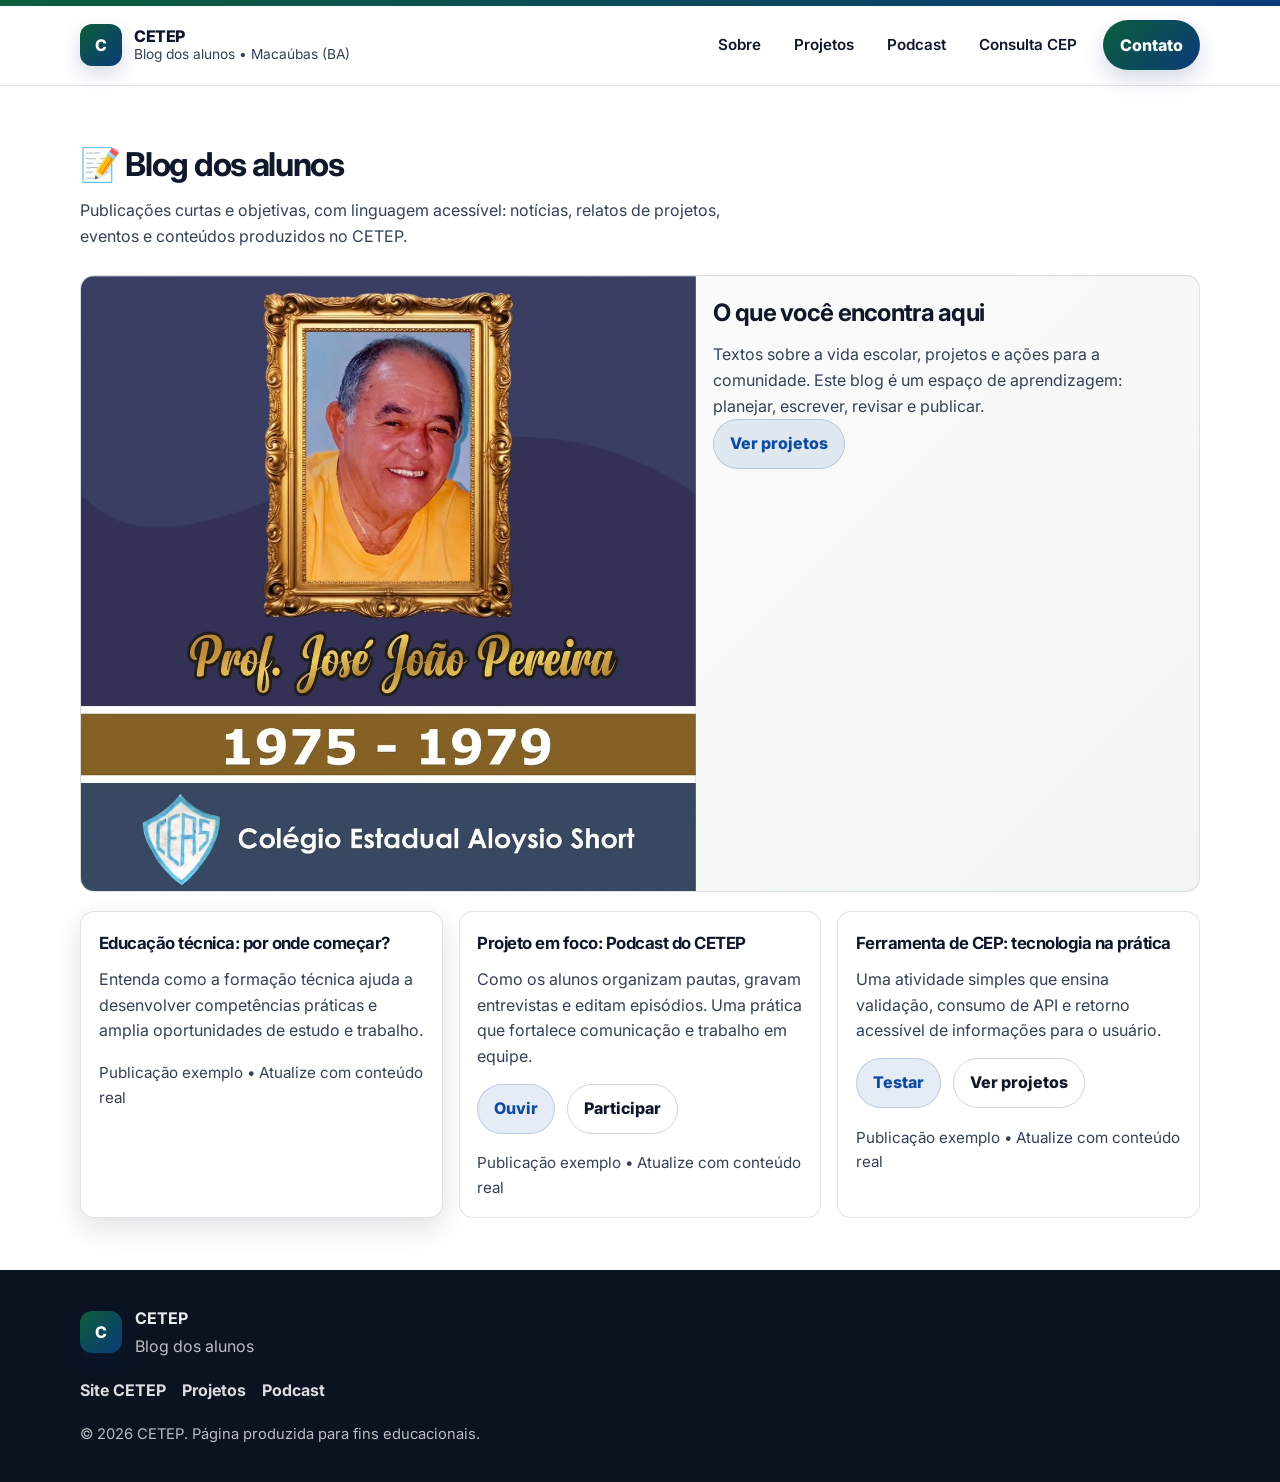
<file: blog.html>
<!doctype html>
<html lang="pt-BR">
  <head>
    <meta charset="utf-8" />
    <meta name="viewport" content="width=device-width, initial-scale=1" />
    <meta name="theme-color" content="#0b5e3b" />
    <title>Blog dos Alunos — CETEP</title>
    <meta
      name="description"
      content="Blog dos alunos do CETEP: notícias, relatos de projetos, eventos e conteúdos produzidos na escola."
    />
    <link rel="preconnect" href="https://fonts.googleapis.com" />
    <link rel="preconnect" href="https://fonts.gstatic.com" crossorigin />
    <link
      href="https://fonts.googleapis.com/css2?family=Inter:wght@400;500;600;700&display=swap"
      rel="stylesheet"
    />
    <link rel="stylesheet" href="./styles.css" />
  </head>

  <body>
    <a class="skip-link" href="#conteudo">Pular para o conteúdo</a>

    <header class="site-header" role="banner">
      <div class="topbar" aria-hidden="true"></div>
      <div class="container header-inner">
        <a class="brand" href="./index.html#inicio" aria-label="Voltar para a página inicial">
          <span class="brand-mark" aria-hidden="true">C</span>
          <span class="brand-text">
            <span class="brand-title">CETEP</span>
            <span class="brand-subtitle">Blog dos alunos • Macaúbas (BA)</span>
          </span>
        </a>

        <button
          class="nav-toggle"
          type="button"
          aria-label="Abrir menu"
          aria-controls="menu"
          aria-expanded="false"
          data-nav-toggle
        >
          <span class="nav-toggle-lines" aria-hidden="true"></span>
        </button>

        <nav class="site-nav" aria-label="Navegação principal">
          <ul class="nav-list" id="menu" data-nav-menu>
            <li><a class="nav-link" href="./index.html#sobre">Sobre</a></li>
            <li><a class="nav-link" href="./projetos.html">Projetos</a></li>
            <li><a class="nav-link" href="./podcast.html">Podcast</a></li>
            <li><a class="nav-link" href="./cep.html">Consulta CEP</a></li>
            <li class="nav-cta">
              <a class="btn btn-primary" href="./index.html#contato">Contato</a>
            </li>
          </ul>
        </nav>
      </div>
    </header>

    <main id="conteudo" class="site-main" role="main">
      <section class="section">
        <div class="container">
          <header class="section-header">
            <h1 class="section-title">📝 Blog dos alunos</h1>
            <p class="section-subtitle">
              Publicações curtas e objetivas, com linguagem acessível: notícias,
              relatos de projetos, eventos e conteúdos produzidos no CETEP.
            </p>
          </header>

          <div class="banner reveal" role="note" aria-label="Blog dos alunos">
            <div class="banner-media" aria-hidden="true">
              <img
                src="./assets/SaveClip.App_670492943_17906994072403391_1013295851804318281_n.jpg"
                alt=""
                loading="lazy"
              />
            </div>
            <div class="banner-content">
              <h2 class="banner-title">O que você encontra aqui</h2>
              <p class="banner-text">
                Textos sobre a vida escolar, projetos e ações para a comunidade.
                Este blog é um espaço de aprendizagem: planejar, escrever,
                revisar e publicar.
              </p>
              <a class="btn btn-secondary" href="./projetos.html">Ver projetos</a>
            </div>
          </div>

          <div class="grid cards-3" style="margin-top: 1.2rem">
            <article class="card card-elevated reveal">
              <h2 class="card-title">Educação técnica: por onde começar?</h2>
              <p class="card-text">
                Entenda como a formação técnica ajuda a desenvolver competências
                práticas e amplia oportunidades de estudo e trabalho.
              </p>
              <p class="footnote">Publicação exemplo • Atualize com conteúdo real</p>
            </article>

            <article class="card reveal">
              <h2 class="card-title">Projeto em foco: Podcast do CETEP</h2>
              <p class="card-text">
                Como os alunos organizam pautas, gravam entrevistas e editam
                episódios. Uma prática que fortalece comunicação e trabalho em
                equipe.
              </p>
              <div class="cta-actions">
                <a class="btn btn-secondary" href="./podcast.html">Ouvir</a>
                <a class="btn btn-ghost" href="./index.html#contato">Participar</a>
              </div>
              <p class="footnote">Publicação exemplo • Atualize com conteúdo real</p>
            </article>

            <article class="card reveal">
              <h2 class="card-title">Ferramenta de CEP: tecnologia na prática</h2>
              <p class="card-text">
                Uma atividade simples que ensina validação, consumo de API e
                retorno acessível de informações para o usuário.
              </p>
              <div class="cta-actions">
                <a class="btn btn-secondary" href="./cep.html">Testar</a>
                <a class="btn btn-ghost" href="./projetos.html">Ver projetos</a>
              </div>
              <p class="footnote">Publicação exemplo • Atualize com conteúdo real</p>
            </article>
          </div>
        </div>
      </section>
    </main>

    <footer class="site-footer" role="contentinfo">
      <div class="container footer-inner">
        <div class="footer-brand">
          <div class="brand-mark" aria-hidden="true">C</div>
          <div>
            <strong>CETEP</strong>
            <p class="muted">Blog dos alunos</p>
          </div>
        </div>
        <nav class="footer-nav" aria-label="Links do rodapé">
          <a href="./index.html#inicio">Site CETEP</a>
          <a href="./projetos.html">Projetos</a>
          <a href="./podcast.html">Podcast</a>
        </nav>
        <p class="footer-copy">
          © <span data-year></span> CETEP. Página produzida para fins educacionais.
        </p>
      </div>
    </footer>

    <button class="back-to-top" type="button" aria-label="Voltar ao topo" data-back-to-top>
      <span aria-hidden="true">↑</span>
    </button>

    <script src="./script.js" defer></script>
  </body>
</html>
</file>
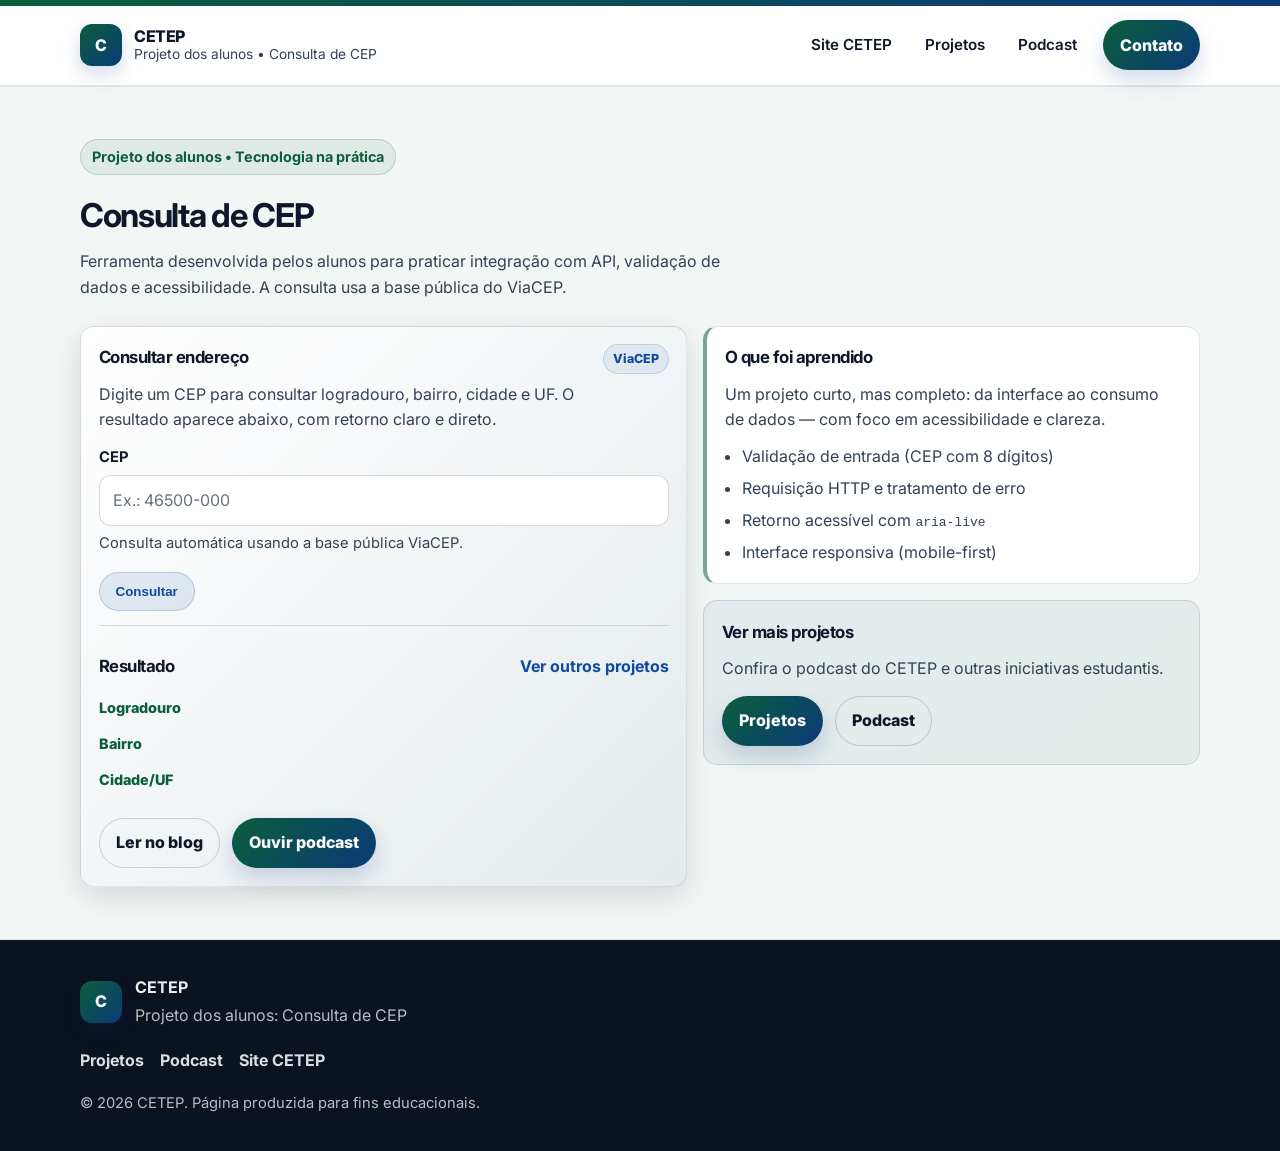
<file: cep.html>
<!doctype html>
<html lang="pt-BR">
  <head>
    <meta charset="utf-8" />
    <meta name="viewport" content="width=device-width, initial-scale=1" />
    <meta name="theme-color" content="#0b5e3b" />
    <title>Consulta de CEP — Projeto dos Alunos (CETEP)</title>
    <meta
      name="description"
      content="Ferramenta de consulta de CEP desenvolvida pelos alunos do CETEP, com integração à API ViaCEP."
    />
    <link rel="preconnect" href="https://fonts.googleapis.com" />
    <link rel="preconnect" href="https://fonts.gstatic.com" crossorigin />
    <link
      href="https://fonts.googleapis.com/css2?family=Inter:wght@400;500;600;700&display=swap"
      rel="stylesheet"
    />
    <link rel="stylesheet" href="./styles.css" />
  </head>

  <body>
    <a class="skip-link" href="#conteudo">Pular para o conteúdo</a>

    <header class="site-header" role="banner">
      <div class="topbar" aria-hidden="true"></div>
      <div class="container header-inner">
        <a class="brand" href="./projetos.html" aria-label="Voltar para Projetos dos Alunos">
          <span class="brand-mark" aria-hidden="true">C</span>
          <span class="brand-text">
            <span class="brand-title">CETEP</span>
            <span class="brand-subtitle">Projeto dos alunos • Consulta de CEP</span>
          </span>
        </a>

        <button
          class="nav-toggle"
          type="button"
          aria-label="Abrir menu"
          aria-controls="menu"
          aria-expanded="false"
          data-nav-toggle
        >
          <span class="nav-toggle-lines" aria-hidden="true"></span>
        </button>

        <nav class="site-nav" aria-label="Navegação principal">
          <ul class="nav-list" id="menu" data-nav-menu>
            <li><a class="nav-link" href="./index.html#inicio">Site CETEP</a></li>
            <li><a class="nav-link" href="./projetos.html">Projetos</a></li>
            <li><a class="nav-link" href="./podcast.html">Podcast</a></li>
            <li class="nav-cta">
              <a class="btn btn-primary" href="./index.html#contato">Contato</a>
            </li>
          </ul>
        </nav>
      </div>
    </header>

    <main id="conteudo" class="site-main" role="main">
      <section class="section section-muted">
        <div class="container">
          <header class="section-header">
            <p class="eyebrow">Projeto dos alunos • Tecnologia na prática</p>
            <h1 class="section-title">Consulta de CEP</h1>
            <p class="section-subtitle">
              Ferramenta desenvolvida pelos alunos para praticar integração com
              API, validação de dados e acessibilidade. A consulta usa a base
              pública do ViaCEP.
            </p>
          </header>

          <div class="contact-grid">
            <div class="card card-elevated reveal cep-card">
              <div class="cep-card-head">
                <div>
                  <h2 class="card-title">Consultar endereço</h2>
                  <p class="card-text">
                    Digite um CEP para consultar logradouro, bairro, cidade e
                    UF. O resultado aparece abaixo, com retorno claro e direto.
                  </p>
                </div>
                <div class="cep-badge" aria-hidden="true">
                  <span class="pill">ViaCEP</span>
                </div>
              </div>

              <form class="cep-form" data-cep-form>
                <label class="field">
                  <span class="label">CEP</span>
                  <input
                    name="cep"
                    inputmode="numeric"
                    autocomplete="postal-code"
                    placeholder="Ex.: 46500-000"
                    aria-describedby="cep-ajuda"
                    maxlength="9"
                    required
                  />
                </label>
                <p class="form-hint" id="cep-ajuda">
                  Consulta automática usando a base pública ViaCEP.
                </p>

                <div class="form-actions">
                  <button class="btn btn-secondary" type="submit" data-cep-submit>
                    Consultar
                  </button>
                  <p
                    class="form-hint"
                    role="status"
                    aria-live="polite"
                    data-cep-status
                  ></p>
                </div>

                <div class="cep-result" hidden data-cep-result>
                  <div class="cep-result-head">
                    <h3 class="card-title">Resultado</h3>
                    <a class="link" href="./projetos.html">Ver outros projetos</a>
                  </div>
                  <div class="cep-row">
                    <span class="contact-key">Logradouro</span>
                    <span class="contact-val" data-cep-logradouro></span>
                  </div>
                  <div class="cep-row">
                    <span class="contact-key">Bairro</span>
                    <span class="contact-val" data-cep-bairro></span>
                  </div>
                  <div class="cep-row">
                    <span class="contact-key">Cidade/UF</span>
                    <span class="contact-val" data-cep-localidade></span>
                  </div>
                  <div class="cep-actions">
                    <a class="btn btn-ghost" href="./blog.html">Ler no blog</a>
                    <a class="btn btn-primary" href="./podcast.html">Ouvir podcast</a>
                  </div>
                </div>
              </form>
            </div>

            <aside class="stack reveal" aria-label="Sobre este projeto">
              <div class="card reveal project-note">
                <h2 class="card-title">O que foi aprendido</h2>
                <p class="card-text">
                  Um projeto curto, mas completo: da interface ao consumo de
                  dados — com foco em acessibilidade e clareza.
                </p>
                <ul class="list">
                  <li>Validação de entrada (CEP com 8 dígitos)</li>
                  <li>Requisição HTTP e tratamento de erro</li>
                  <li>Retorno acessível com <code>aria-live</code></li>
                  <li>Interface responsiva (mobile-first)</li>
                </ul>
              </div>

              <div class="card cta-card">
                <h2 class="card-title">Ver mais projetos</h2>
                <p class="card-text">
                  Confira o podcast do CETEP e outras iniciativas estudantis.
                </p>
                <div class="cta-actions">
                  <a class="btn btn-primary" href="./projetos.html">Projetos</a>
                  <a class="btn btn-ghost" href="./podcast.html">Podcast</a>
                </div>
              </div>
            </aside>
          </div>
        </div>
      </section>
    </main>

    <footer class="site-footer" role="contentinfo">
      <div class="container footer-inner">
        <div class="footer-brand">
          <div class="brand-mark" aria-hidden="true">C</div>
          <div>
            <strong>CETEP</strong>
            <p class="muted">Projeto dos alunos: Consulta de CEP</p>
          </div>
        </div>
        <nav class="footer-nav" aria-label="Links do rodapé">
          <a href="./projetos.html">Projetos</a>
          <a href="./podcast.html">Podcast</a>
          <a href="./index.html#inicio">Site CETEP</a>
        </nav>
        <p class="footer-copy">
          © <span data-year></span> CETEP. Página produzida para fins educacionais.
        </p>
      </div>
    </footer>

    <button class="back-to-top" type="button" aria-label="Voltar ao topo" data-back-to-top>
      <span aria-hidden="true">↑</span>
    </button>

    <script src="./script.js" defer></script>
  </body>
</html>
</file>
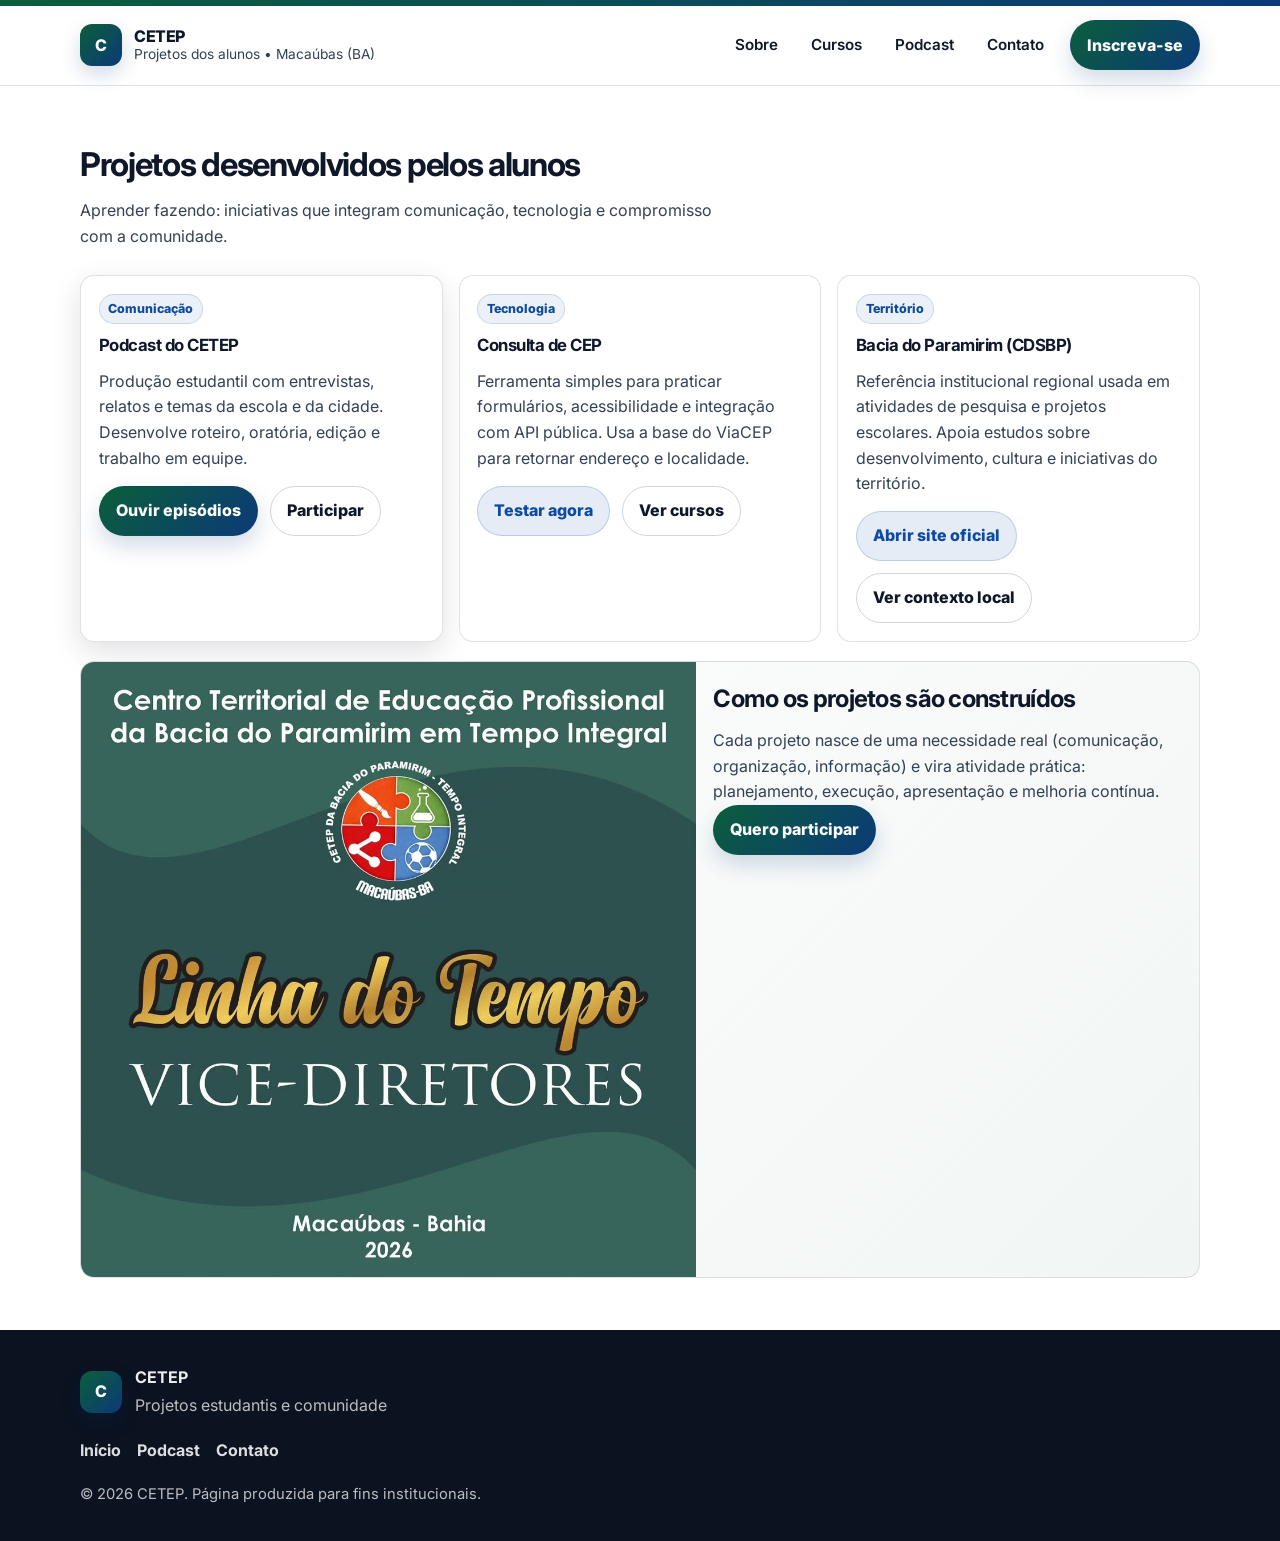
<file: projetos.html>
<!doctype html>
<html lang="pt-BR">
  <head>
    <meta charset="utf-8" />
    <meta name="viewport" content="width=device-width, initial-scale=1" />
    <meta name="theme-color" content="#0b5e3b" />
    <title>Projetos dos Alunos — CETEP</title>
    <meta
      name="description"
      content="Projetos desenvolvidos pelos alunos do CETEP: podcast, ferramentas e referências para aprendizagem e comunidade."
    />
    <link rel="preconnect" href="https://fonts.googleapis.com" />
    <link rel="preconnect" href="https://fonts.gstatic.com" crossorigin />
    <link
      href="https://fonts.googleapis.com/css2?family=Inter:wght@400;500;600;700&display=swap"
      rel="stylesheet"
    />
    <link rel="stylesheet" href="./styles.css" />
  </head>

  <body>
    <a class="skip-link" href="#conteudo">Pular para o conteúdo</a>

    <header class="site-header" role="banner">
      <div class="topbar" aria-hidden="true"></div>
      <div class="container header-inner">
        <a class="brand" href="./index.html#inicio" aria-label="Voltar para a página inicial">
          <span class="brand-mark" aria-hidden="true">C</span>
          <span class="brand-text">
            <span class="brand-title">CETEP</span>
            <span class="brand-subtitle">Projetos dos alunos • Macaúbas (BA)</span>
          </span>
        </a>

        <button
          class="nav-toggle"
          type="button"
          aria-label="Abrir menu"
          aria-controls="menu"
          aria-expanded="false"
          data-nav-toggle
        >
          <span class="nav-toggle-lines" aria-hidden="true"></span>
        </button>

        <nav class="site-nav" aria-label="Navegação principal">
          <ul class="nav-list" id="menu" data-nav-menu>
            <li><a class="nav-link" href="./index.html#sobre">Sobre</a></li>
            <li><a class="nav-link" href="./index.html#cursos">Cursos</a></li>
            <li><a class="nav-link" href="./podcast.html">Podcast</a></li>
            <li><a class="nav-link" href="./index.html#contato">Contato</a></li>
            <li class="nav-cta">
              <a class="btn btn-primary" href="./index.html#contato">Inscreva-se</a>
            </li>
          </ul>
        </nav>
      </div>
    </header>

    <main id="conteudo" class="site-main" role="main">
      <section class="section">
        <div class="container">
          <header class="section-header">
            <h1 class="section-title">Projetos desenvolvidos pelos alunos</h1>
            <p class="section-subtitle">
              Aprender fazendo: iniciativas que integram comunicação, tecnologia
              e compromisso com a comunidade.
            </p>
          </header>

          <div class="grid cards-3">
            <article class="card card-elevated reveal">
              <span class="pill">Comunicação</span>
              <h2 class="card-title" style="margin-top: 0.5rem">Podcast do CETEP</h2>
              <p class="card-text">
                Produção estudantil com entrevistas, relatos e temas da escola e
                da cidade. Desenvolve roteiro, oratória, edição e trabalho em
                equipe.
              </p>
              <div class="cta-actions">
                <a class="btn btn-primary" href="./podcast.html">Ouvir episódios</a>
                <a class="btn btn-ghost" href="./index.html#contato">Participar</a>
              </div>
            </article>

            <article class="card reveal">
              <span class="pill">Tecnologia</span>
              <h2 class="card-title" style="margin-top: 0.5rem">Consulta de CEP</h2>
              <p class="card-text">
                Ferramenta simples para praticar formulários, acessibilidade e
                integração com API pública. Usa a base do ViaCEP para retornar
                endereço e localidade.
              </p>
              <div class="cta-actions">
                <a class="btn btn-secondary" href="./cep.html">Testar agora</a>
                <a class="btn btn-ghost" href="./index.html#cursos">Ver cursos</a>
              </div>
            </article>

            <article class="card reveal">
              <span class="pill">Território</span>
              <h2 class="card-title" style="margin-top: 0.5rem">Bacia do Paramirim (CDSBP)</h2>
              <p class="card-text">
                Referência institucional regional usada em atividades de pesquisa
                e projetos escolares. Apoia estudos sobre desenvolvimento,
                cultura e iniciativas do território.
              </p>
              <div class="cta-actions">
                <a
                  class="btn btn-secondary"
                  href="https://www.cdsbp.ba.gov.br/"
                  target="_blank"
                  rel="noreferrer"
                >
                  Abrir site oficial
                </a>
                <a class="btn btn-ghost" href="./index.html#macaubas">
                  Ver contexto local
                </a>
              </div>
            </article>
          </div>

          <div class="banner reveal" style="margin-top: 1.2rem" role="note" aria-label="Como os projetos funcionam">
            <div class="banner-media" aria-hidden="true">
              <img
                src="./assets/SaveClip.App_670631123_17906994486403391_586602385812067115_n.jpg"
                alt=""
                loading="lazy"
              />
            </div>
            <div class="banner-content">
              <h2 class="banner-title">Como os projetos são construídos</h2>
              <p class="banner-text">
                Cada projeto nasce de uma necessidade real (comunicação,
                organização, informação) e vira atividade prática: planejamento,
                execução, apresentação e melhoria contínua.
              </p>
              <a class="btn btn-primary" href="./index.html#contato">Quero participar</a>
            </div>
          </div>
        </div>
      </section>
    </main>

    <footer class="site-footer" role="contentinfo">
      <div class="container footer-inner">
        <div class="footer-brand">
          <div class="brand-mark" aria-hidden="true">C</div>
          <div>
            <strong>CETEP</strong>
            <p class="muted">Projetos estudantis e comunidade</p>
          </div>
        </div>
        <nav class="footer-nav" aria-label="Links do rodapé">
          <a href="./index.html#inicio">Início</a>
          <a href="./podcast.html">Podcast</a>
          <a href="./index.html#contato">Contato</a>
        </nav>
        <p class="footer-copy">
          © <span data-year></span> CETEP. Página produzida para fins institucionais.
        </p>
      </div>
    </footer>

    <button class="back-to-top" type="button" aria-label="Voltar ao topo" data-back-to-top>
      <span aria-hidden="true">↑</span>
    </button>

    <script src="./script.js" defer></script>
  </body>
</html>
</file>
<file: styles.css>
:root {
  --bg: #ffffff;
  --muted: #f2f6f5;
  --text: #0f172a;
  --subtext: #334155;
  --border: rgba(15, 23, 42, 0.12);
  --shadow: 0 10px 30px rgba(2, 6, 23, 0.12);

  --green: #0b5e3b;
  --green-2: #0f7a4a;
  --blue: #0b3a78;
  --blue-2: #0d4aa0;
  --focus: #ffbf47;

  --radius: 14px;
  --radius-sm: 10px;
  --container: 1120px;
}

*,
*::before,
*::after {
  box-sizing: border-box;
}

html {
  scroll-behavior: smooth;
}

body {
  margin: 0;
  font-family: "Inter", system-ui, -apple-system, Segoe UI, Roboto, Helvetica,
    Arial, "Apple Color Emoji", "Segoe UI Emoji";
  color: var(--text);
  background: var(--bg);
  line-height: 1.6;
  text-rendering: optimizeLegibility;
}

img,
video {
  max-width: 100%;
  height: auto;
  display: block;
}

a {
  color: inherit;
  text-decoration: none;
}

a:hover {
  text-decoration: underline;
}

:focus-visible {
  outline: 3px solid var(--focus);
  outline-offset: 3px;
}

.sr-only {
  position: absolute;
  width: 1px;
  height: 1px;
  padding: 0;
  margin: -1px;
  overflow: hidden;
  clip: rect(0, 0, 0, 0);
  white-space: nowrap;
  border: 0;
}

.container {
  width: min(100% - 2rem, var(--container));
  margin-inline: auto;
}

.skip-link {
  position: absolute;
  left: 0.75rem;
  top: 0.75rem;
  z-index: 9999;
  padding: 0.6rem 0.9rem;
  border-radius: 999px;
  background: var(--focus);
  color: #111827;
  transform: translateY(-160%);
  transition: transform 180ms ease;
  font-weight: 700;
}

.skip-link:focus {
  transform: translateY(0);
}

/* Header */
.site-header {
  position: sticky;
  top: 0;
  z-index: 50;
  background: rgba(255, 255, 255, 0.9);
  backdrop-filter: blur(10px);
  border-bottom: 1px solid var(--border);
}

.topbar {
  height: 6px;
  background: linear-gradient(90deg, var(--green), var(--blue));
}

.header-inner {
  display: flex;
  align-items: center;
  justify-content: space-between;
  gap: 1rem;
  padding: 0.9rem 0;
}

.brand {
  display: flex;
  align-items: center;
  gap: 0.75rem;
  min-width: 0;
}

.brand-mark {
  width: 42px;
  height: 42px;
  border-radius: 12px;
  display: grid;
  place-items: center;
  background: linear-gradient(135deg, var(--green), var(--blue));
  color: #fff;
  font-weight: 800;
  letter-spacing: -0.02em;
  box-shadow: 0 8px 20px rgba(11, 58, 120, 0.18);
}

.brand-text {
  display: grid;
  gap: 0.05rem;
  min-width: 0;
}

.brand-title {
  font-weight: 800;
  letter-spacing: -0.03em;
  line-height: 1.1;
}

.brand-subtitle {
  color: var(--subtext);
  font-size: 0.86rem;
  line-height: 1.2;
}

.site-nav {
  display: flex;
  align-items: center;
}

.nav-list {
  list-style: none;
  padding: 0;
  margin: 0;
  display: flex;
  gap: 0.75rem;
  align-items: center;
}

.nav-link {
  display: inline-flex;
  padding: 0.5rem 0.65rem;
  border-radius: 999px;
  color: #0f172a;
  font-weight: 600;
  font-size: 0.95rem;
}

.nav-link:hover {
  background: rgba(11, 94, 59, 0.08);
  text-decoration: none;
}

.nav-cta {
  margin-left: 0.25rem;
}

.nav-toggle {
  display: inline-flex;
  align-items: center;
  justify-content: center;
  width: 44px;
  height: 44px;
  border-radius: 12px;
  border: 1px solid var(--border);
  background: #fff;
}

.nav-toggle:hover {
  cursor: pointer;
  background: rgba(2, 6, 23, 0.02);
}

.nav-toggle-lines {
  width: 20px;
  height: 2px;
  background: #0f172a;
  position: relative;
  border-radius: 999px;
}

.nav-toggle-lines::before,
.nav-toggle-lines::after {
  content: "";
  position: absolute;
  left: 0;
  width: 20px;
  height: 2px;
  background: #0f172a;
  border-radius: 999px;
}

.nav-toggle-lines::before {
  top: -6px;
}
.nav-toggle-lines::after {
  top: 6px;
}

/* Sections */
.section {
  padding: 3.25rem 0;
}

.section-muted {
  background: var(--muted);
  border-top: 1px solid rgba(15, 23, 42, 0.06);
  border-bottom: 1px solid rgba(15, 23, 42, 0.06);
}

.section-header {
  margin-bottom: 1.6rem;
}

.section-title {
  margin: 0;
  font-size: clamp(1.4rem, 1.1rem + 1.2vw, 2.05rem);
  letter-spacing: -0.04em;
}

.section-subtitle {
  margin: 0.5rem 0 0;
  color: var(--subtext);
  max-width: 65ch;
}

/* Hero */
.hero {
  padding-top: 2.5rem;
}

.hero-grid {
  display: grid;
  gap: 1.6rem;
  align-items: start;
}

.eyebrow {
  display: inline-block;
  background: rgba(11, 94, 59, 0.08);
  color: var(--green);
  border: 1px solid rgba(11, 94, 59, 0.18);
  padding: 0.35rem 0.7rem;
  border-radius: 999px;
  font-weight: 700;
  font-size: 0.9rem;
  margin: 0 0 0.85rem;
}

.hero-title {
  margin: 0;
  font-size: clamp(1.7rem, 1.2rem + 2.3vw, 3rem);
  line-height: 1.1;
  letter-spacing: -0.05em;
}

.hero-lead {
  margin: 1rem 0 0;
  color: var(--subtext);
  font-size: 1.06rem;
  max-width: 65ch;
}

.hero-actions {
  display: flex;
  flex-wrap: wrap;
  gap: 0.75rem;
  margin-top: 1.25rem;
}

.hero-stats {
  display: grid;
  grid-template-columns: repeat(1, minmax(0, 1fr));
  gap: 0.75rem;
  margin: 1.5rem 0 0;
  padding: 0;
}

.stat {
  border: 1px solid var(--border);
  border-radius: var(--radius-sm);
  background: #fff;
  padding: 0.85rem;
}

.stat dt {
  color: var(--green);
  font-weight: 800;
  letter-spacing: -0.02em;
}

.stat dd {
  margin: 0.15rem 0 0;
  color: var(--subtext);
}

.hero-media .media-frame {
  border-radius: var(--radius);
  overflow: hidden;
  border: 1px solid rgba(15, 23, 42, 0.12);
  background: #0b1220;
  box-shadow: var(--shadow);
}

.hero-video {
  width: 100%;
  aspect-ratio: 16 / 10;
  object-fit: cover;
}

.media-caption {
  margin: 0.7rem 0 0;
  color: var(--subtext);
  font-size: 0.92rem;
}

/* Cards / layout */
.grid {
  display: grid;
  gap: 1rem;
}

.cards-2 {
  grid-template-columns: 1fr;
}

.cards-3 {
  grid-template-columns: 1fr;
}

.cards-4 {
  grid-template-columns: 1fr;
}

.cards-4 > .card {
  height: 100%;
}

.about-flow {
  display: grid;
  gap: 1rem;
}

.about-presentation {
  width: 100%;
}

.about-cards {
  grid-template-columns: 1fr;
}

.about-card {
  display: grid;
  grid-template-columns: 44px 1fr;
  gap: 0.85rem;
  align-items: start;
}

.two-col {
  display: grid;
  gap: 1rem;
}

.stack {
  display: grid;
  gap: 1rem;
}

.card {
  background: #fff;
  border: 1px solid var(--border);
  border-radius: var(--radius);
  padding: 1.1rem;
}

.card-elevated {
  box-shadow: var(--shadow);
}

.card-title {
  margin: 0;
  font-size: 1.05rem;
  letter-spacing: -0.03em;
}

.card-text {
  margin: 0.65rem 0 0;
  color: var(--subtext);
}

.card-icon {
  width: 44px;
  height: 44px;
  border-radius: 12px;
  display: grid;
  place-items: center;
  color: var(--blue);
  background: rgba(11, 58, 120, 0.08);
  border: 1px solid rgba(11, 58, 120, 0.16);
  flex: 0 0 auto;
}

.card-icon svg {
  width: 22px;
  height: 22px;
}

.list {
  margin: 0.7rem 0 0;
  padding-left: 1.1rem;
  color: var(--subtext);
}

.list li + li {
  margin-top: 0.4rem;
}

.pill {
  display: inline-flex;
  align-items: center;
  justify-content: center;
  padding: 0.25rem 0.55rem;
  border-radius: 999px;
  background: rgba(13, 74, 160, 0.08);
  color: var(--blue-2);
  font-weight: 800;
  font-size: 0.78rem;
  border: 1px solid rgba(13, 74, 160, 0.16);
}

.course-head {
  display: grid;
  gap: 0.4rem;
}

.checklist {
  margin: 0.85rem 0 0;
  padding: 0;
  list-style: none;
  color: var(--subtext);
}

.checklist li {
  display: grid;
  grid-template-columns: 18px 1fr;
  align-items: start;
  gap: 0.55rem;
}

.checklist li::before {
  content: "✓";
  color: var(--green-2);
  font-weight: 900;
  line-height: 1.2;
  margin-top: 0.1rem;
}

.mini-card {
  transition: transform 220ms ease, box-shadow 220ms ease;
}

.mini-card:hover {
  transform: translateY(-4px);
  box-shadow: var(--shadow);
}

.link {
  display: inline-flex;
  margin-top: 0.9rem;
  color: var(--blue-2);
  font-weight: 700;
}

.link:hover {
  text-decoration: underline;
}

.footnote {
  margin: 1.1rem 0 0;
  color: var(--subtext);
  font-size: 0.95rem;
}

/* Banner */
.banner {
  margin-top: 1.4rem;
  border-radius: var(--radius);
  overflow: hidden;
  border: 1px solid rgba(15, 23, 42, 0.12);
  background: linear-gradient(135deg, #ffffff, rgba(11, 94, 59, 0.06));
  display: grid;
}

.banner-media img {
  width: 100%;
  height: 100%;
  max-height: 260px;
  object-fit: cover;
}

.banner-content {
  padding: 1.1rem;
}

.banner-title {
  margin: 0;
  letter-spacing: -0.03em;
}

.banner-text {
  margin: 0.65rem 0 0;
  color: var(--subtext);
}

/* Gallery */
.gallery {
  display: grid;
  gap: 0.9rem;
  margin-top: 1.2rem;
  grid-template-columns: 1fr;
}

.gallery-item {
  margin: 0;
  border-radius: var(--radius);
  overflow: hidden;
  border: 1px solid var(--border);
  background: #fff;
}

.gallery-item img {
  width: 100%;
  height: 220px;
  object-fit: cover;
}

/* Podcast players */
.podcast-player {
  width: 100%;
  margin-top: 0.85rem;
  border-radius: 12px;
  border: 1px solid rgba(15, 23, 42, 0.14);
  background: #0b1220;
}

/* Contact */
.contact-grid {
  display: grid;
  gap: 1rem;
}

.form-card fieldset {
  border: 0;
  margin: 0;
  padding: 0;
}

.field {
  display: grid;
  gap: 0.35rem;
  margin-top: 0.8rem;
}

.label {
  font-weight: 700;
  font-size: 0.92rem;
}

input,
textarea {
  width: 100%;
  padding: 0.75rem 0.85rem;
  border-radius: 12px;
  border: 1px solid rgba(15, 23, 42, 0.16);
  font: inherit;
  background: #fff;
}

input::placeholder,
textarea::placeholder {
  color: rgba(51, 65, 85, 0.75);
}

input:focus,
textarea:focus {
  outline: none;
  border-color: rgba(13, 74, 160, 0.55);
  box-shadow: 0 0 0 4px rgba(13, 74, 160, 0.12);
}

.form-actions {
  display: flex;
  flex-wrap: wrap;
  align-items: center;
  gap: 0.8rem;
  margin-top: 1rem;
}

.form-hint {
  margin: 0;
  color: var(--subtext);
  font-size: 0.92rem;
}

.contact-list {
  list-style: none;
  padding: 0;
  margin: 0.9rem 0 0;
  display: grid;
  gap: 0.65rem;
}

.cep-form .form-hint {
  margin-top: 0.35rem;
}

.cep-card {
  background: linear-gradient(135deg, #ffffff, rgba(11, 58, 120, 0.06));
}

.cep-card-head {
  display: flex;
  align-items: flex-start;
  justify-content: space-between;
  gap: 1rem;
}

.cep-badge {
  flex: 0 0 auto;
}

.cep-result-head {
  display: flex;
  align-items: baseline;
  justify-content: space-between;
  gap: 1rem;
  margin-bottom: 0.35rem;
}

.cep-actions {
  display: flex;
  flex-wrap: wrap;
  gap: 0.75rem;
  margin-top: 0.9rem;
}

.cep-result {
  margin-top: 0.9rem;
  border-top: 1px solid rgba(15, 23, 42, 0.12);
  padding-top: 0.85rem;
  display: grid;
  gap: 0.65rem;
}

.cep-row {
  display: grid;
  gap: 0.15rem;
}

.project-note {
  border-left: 4px solid rgba(11, 94, 59, 0.55);
}

.contact-key {
  display: block;
  color: var(--green);
  font-weight: 800;
  font-size: 0.9rem;
}

.contact-val {
  display: block;
  color: var(--subtext);
}

.cta-card {
  background: linear-gradient(135deg, rgba(11, 58, 120, 0.06), rgba(11, 94, 59, 0.06));
}

.cta-actions {
  display: flex;
  flex-wrap: wrap;
  gap: 0.75rem;
  margin-top: 0.9rem;
}

/* Buttons */
.btn {
  display: inline-flex;
  align-items: center;
  justify-content: center;
  padding: 0.7rem 1rem;
  border-radius: 999px;
  font-weight: 800;
  border: 1px solid transparent;
  text-decoration: none;
  transition: transform 160ms ease, filter 160ms ease, background 160ms ease,
    border-color 160ms ease;
}

.btn:hover {
  transform: translateY(-1px);
  text-decoration: none;
}

.btn:active {
  transform: translateY(0);
}

.btn-primary {
  background: linear-gradient(135deg, var(--green), var(--blue));
  color: #fff;
  box-shadow: 0 10px 22px rgba(11, 58, 120, 0.18);
}

.btn-primary:hover {
  filter: brightness(1.05);
}

.btn-secondary {
  background: rgba(13, 74, 160, 0.1);
  color: var(--blue-2);
  border-color: rgba(13, 74, 160, 0.2);
}

.btn-secondary:hover {
  background: rgba(13, 74, 160, 0.14);
}

.btn-ghost {
  background: transparent;
  border-color: rgba(15, 23, 42, 0.18);
  color: #0f172a;
}

.btn-ghost:hover {
  background: rgba(2, 6, 23, 0.03);
}

/* Footer */
.site-footer {
  background: #0b1220;
  color: rgba(255, 255, 255, 0.92);
  padding: 2.2rem 0;
}

.footer-inner {
  display: grid;
  gap: 1.2rem;
}

.footer-brand {
  display: flex;
  gap: 0.8rem;
  align-items: center;
}

.muted {
  margin: 0.15rem 0 0;
  color: rgba(255, 255, 255, 0.72);
}

.footer-nav {
  display: flex;
  gap: 1rem;
  flex-wrap: wrap;
}

.footer-nav a {
  color: rgba(255, 255, 255, 0.86);
  font-weight: 700;
}

.footer-copy {
  margin: 0;
  color: rgba(255, 255, 255, 0.72);
  font-size: 0.92rem;
}

/* Back to top */
.back-to-top {
  position: fixed;
  right: 1rem;
  bottom: 1rem;
  width: 46px;
  height: 46px;
  border-radius: 999px;
  border: 1px solid rgba(255, 255, 255, 0.22);
  background: rgba(11, 58, 120, 0.92);
  color: #fff;
  display: grid;
  place-items: center;
  opacity: 0;
  pointer-events: none;
  transform: translateY(10px);
  transition: opacity 180ms ease, transform 180ms ease, filter 180ms ease;
}

.back-to-top:hover {
  cursor: pointer;
  filter: brightness(1.05);
}

.back-to-top.is-visible {
  opacity: 1;
  pointer-events: auto;
  transform: translateY(0);
}

/* Motion (prefers-reduced-motion) */
@media (prefers-reduced-motion: reduce) {
  html {
    scroll-behavior: auto;
  }
  .btn,
  .mini-card,
  .back-to-top,
  .skip-link {
    transition: none !important;
  }
}

/* Reveal animation */
.reveal {
  opacity: 0;
  transform: translateY(14px);
  transition: opacity 520ms ease, transform 520ms ease;
}

.reveal.is-visible {
  opacity: 1;
  transform: translateY(0);
}

/* Responsive */
@media (min-width: 780px) {
  .hero-grid {
    grid-template-columns: 1.15fr 0.85fr;
    gap: 2rem;
    align-items: center;
  }

  .hero-stats {
    grid-template-columns: repeat(3, minmax(0, 1fr));
  }

  .two-col {
    grid-template-columns: 1.1fr 0.9fr;
    gap: 1.2rem;
    align-items: start;
  }

  .cards-3 {
    grid-template-columns: repeat(3, minmax(0, 1fr));
  }

  .cards-4 {
    grid-template-columns: repeat(4, minmax(0, 1fr));
  }

  .cards-2 {
    grid-template-columns: repeat(2, minmax(0, 1fr));
  }

  .about-cards {
    grid-template-columns: repeat(3, minmax(0, 1fr));
  }

  .about-card {
    grid-template-columns: 44px 1fr;
  }

  .gallery {
    grid-template-columns: repeat(3, minmax(0, 1fr));
  }

  .contact-grid {
    grid-template-columns: 1.1fr 0.9fr;
    align-items: start;
  }

  .banner {
    grid-template-columns: 0.55fr 0.45fr;
  }

  .banner-media img {
    max-height: unset;
    height: 100%;
  }
}

@media (max-width: 979px) {
  .site-nav {
    position: absolute;
    left: 0;
    right: 0;
    top: 100%;
    background: rgba(255, 255, 255, 0.98);
    border-bottom: 1px solid var(--border);
    transform: translateY(-10px);
    opacity: 0;
    pointer-events: none;
    transition: opacity 180ms ease, transform 180ms ease;
  }

  .site-nav.is-open {
    opacity: 1;
    transform: translateY(0);
    pointer-events: auto;
  }

  .nav-list {
    flex-direction: column;
    align-items: stretch;
    gap: 0;
    padding: 0.75rem 1rem 1rem;
  }

  .nav-link {
    border-radius: 12px;
    padding: 0.75rem 0.85rem;
  }

  .nav-cta {
    margin-top: 0.4rem;
  }
}

@media (min-width: 980px) {
  .nav-toggle {
    display: none;
  }
}
</file>
